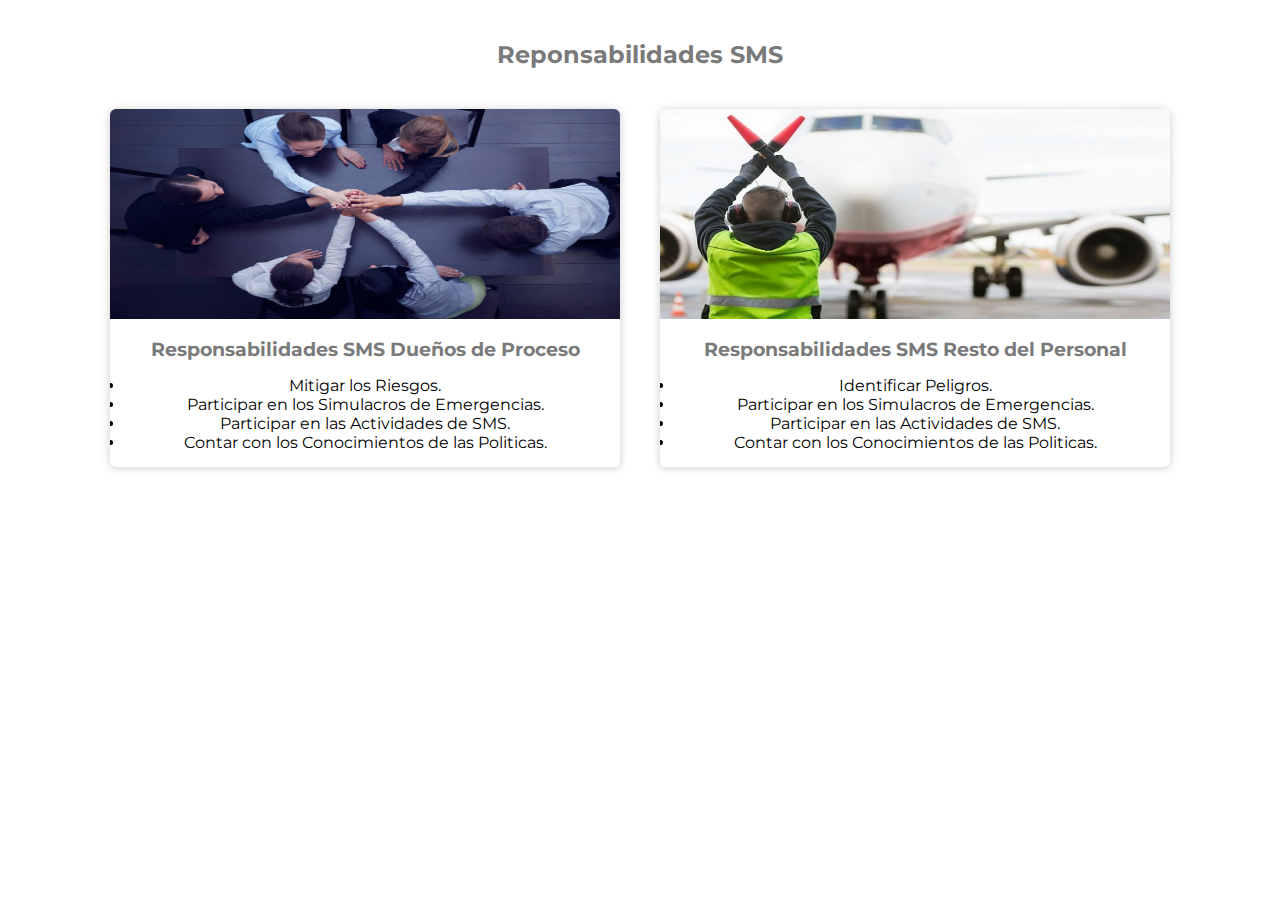
<file: index3.html>
<!doctype html>
<html lang="es">
  <head>
    <meta charset="UTF-8" />
    <meta
      name="viewport"
      content="width=device-width, user-scalable=no, initial-scale=1.0, maximum-scale=1.0, minimum-scale=1.0"
    />
    <title>Responsabilidades</title>
    <link rel="stylesheet" href="estilos.css" />
  </head>
  <body>
    <!--   Tarjetas-->
    <div class="title-cards">
      <h2>Reponsabilidades SMS</h2>
    </div>
    <div class="container-card">
      <div class="card">
        <figure>
            <img
              src="img3/DueñosdeProceso.jpg"
            />
          </figure>
        <div class="contenido-card">
          <h3>Responsabilidades SMS Dueños de Proceso</h3>
          <li>Mitigar los Riesgos.</li>
          <li>Participar en los Simulacros de Emergencias.</li>
          <li>Participar en las Actividades de SMS.</li>
          <li>Contar con los Conocimientos de las Politicas.</li>
        </div>
      </div>
      
      <div class="card">
        <figure>
          <img
            src="img3/handling.jpeg"
          />
        </figure>
        <div class="contenido-card">
          <h3>Responsabilidades SMS Resto del Personal</h3>
          <li>Identificar Peligros.</li>
          <li>Participar en los Simulacros de Emergencias.</li>
          <li>Participar en las Actividades de SMS.</li>
          <li>Contar con los Conocimientos de las Politicas.</li>
        </div>
      </div>
    </div>
    <!--Fin   Tarjetas-->
  </body>
</html>
</file>
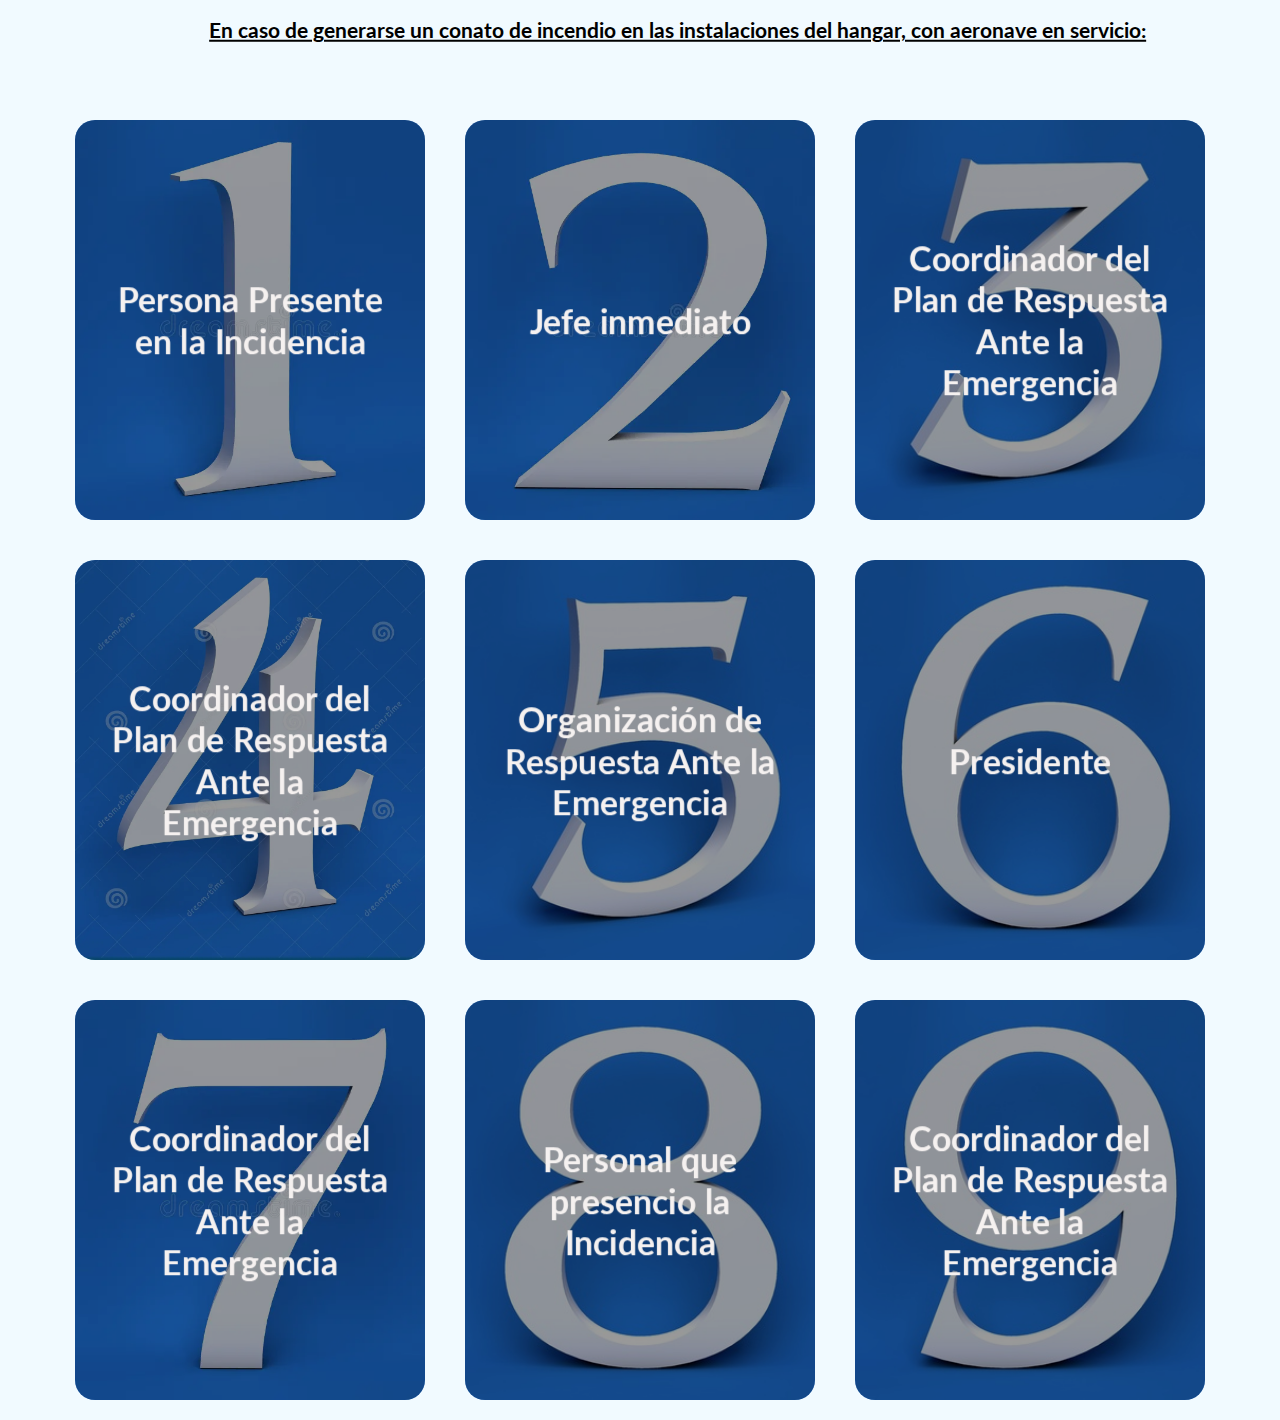
<file: tarjeta1.html>
<!DOCTYPE html>
<html lang="en">
<head>
    <meta charset="UTF-8">
    <meta http-equiv="X-UA-Compatible" content="IE=edge">
    <meta name="viewport" content="width=device-width, initial-scale=1.0">
    <title>Tarjetas de Acción</title>

    <link rel="stylesheet" href="estilos1.css">
</head>
<body>
    <h2 style="text-align: justify;"><U>En caso de generarse un conato de incendio en las instalaciones del hangar, con aeronave en servicio:</U></h2>
    <main>
        <div class="container__card">
            <div class="card__father">
                <div class="card">
                    <div class="card__front" style="background-image: url(images/1.1.webp);">
                        <div class="bg"></div>
                        <div class="body__card_front">
                            <h1>Persona Presente en la Incidencia</h1>
                        </div>
                    </div>
                    <div class="card__back">
                        <div class="body__card_back">
                            <h1><u>Tarjeta de Acción</u></h1>
                            <ol>
                            <li style="text-align: justify;">Presione la alarma de incendio.</li>
                            <li style="text-align: justify;">Notifique a los bomberos aeronáuticos.</li>
                            <li style="text-align: justify;">Notifique a su Jefe inmediato.</li>
                            <li style="text-align: justify;">Maneje el extintor de 150lbs asignado a la aeronave en servicio.</li>
                            <li style="text-align: justify;">Tira del perno de seguridad del mango.</li>
                            <li style="text-align: justify;">Apunta la boca del extintor hacia la base del fuego.</li>
                            <li style="text-align: justify;">Aprieta el mango para descargar el agente (Si sueltas el mango se cerrará la descarga).</li>
                            <li style="text-align: justify;">Barre horizontalmente hasta que el extintor se gaste.</li>
                            <li style="text-align: justify;">Una vez extinguido el fuego, de manera visual verifique si existen heridos y reporta la situación.</li>
                        </ol>
                        </div>
                    </div>
                </div>
            </div>

            <div class="card__father">
                <div class="card">
                    <div class="card__front" style="background-image: url(images/2.webp);">
                        <div class="bg"></div>
                        <div class="body__card_front">
                            <h1>Jefe inmediato</h1>
                        </div>
                    </div>
                    <div class="card__back">
                        <div class="body__card_back">
                            <h1><u>Tarjeta de Acción</u></h1>
                            <ol> 
                            <li><p style="text-align: justify;">Recibe la información.</p></li>
                            <li><p style="text-align: justify;">Se asegurará de notificar al Coordinador del Plan de Respuesta Ante la Emergencia.</p></li>
                        </ol>
                        </div>
                    </div>
                </div>
            </div>

            <div class="card__father">
                <div class="card">
                    <div class="card__front" style="background-image: url(images/3.jpg);">
                        <div class="bg"></div>
                        <div class="body__card_front">
                            <h1>Coordinador del Plan de Respuesta Ante la Emergencia</h1>
                        </div>
                    </div>
                    <div class="card__back">
                        <div class="body__card_back">
                            <h1><u>Tarjeta de Acción</u></h1>
                            <ol>
                            <li><p style="text-align: justify;">Evaluará la situación.</p></li>
                            <li><p style="text-align: justify;">Si el fuego fue controlado y no hubo heridos no activara el Plan de Respuesta Ante la Emergencia.</p></li>
                        </ol>
                        </div>
                    </div>
                </div>
            </div>

            <div class="card__father">
                <div class="card">
                    <div class="card__front" style="background-image: url(images/4.jpg);">
                        <div class="bg"></div>
                        <div class="body__card_front">
                            <h1>Coordinador del Plan de Respuesta Ante la Emergencia</h1>
                        </div>
                    </div>
                    <div class="card__back">
                        <div class="body__card_back">
                            <h1><u>Tarjeta de Acción</u></h1>
                            <ol>
                            <p><li style="text-align: justify;">En caso de heridos leves notificará al Grupo de Asistencia a Víctimas para la coordinación de la atención médica a los trabajadores afectados.</li></p>
                            <p><li style="text-align: justify;">Notificara a la Organización de Respuesta Ante la Emergencia (ORE).</li></p>
                        </ol>
                        </div>
                    </div>
                </div>
            </div>

            <div class="card__father">
                <div class="card">
                    <div class="card__front" style="background-image: url(images/5.jpg);">
                        <div class="bg"></div>
                        <div class="body__card_front">
                            <h1>Organización de Respuesta Ante la Emergencia</h1>
                        </div>
                    </div>
                    <div class="card__back">
                        <div class="body__card_back">
                            <h1><u>Tarjeta de Acción</u></h1>
                            <ol>
                            <p><li style="text-align: justify;">Recibe la información.</li></p>
                            <p><li style="text-align: justify;">Realiza inspección de las instalaciones en acompañamiento de los bomberos aeronáuticos para evaluar la estructura y los daños.</li></p>
                            <p><li style="text-align: justify;">Notifica al presidente sobre los daños y recursos requeridos para continuar con los servicios.</li></p>
                        </ol>
                        </div>
                    </div>
                </div>
            </div>

            <div class="card__father">
                <div class="card">
                    <div class="card__front" style="background-image: url(images/6.jpg);">
                        <div class="bg"></div>
                        <div class="body__card_front">
                            <h1>Presidente</h1>
                        </div>
                    </div>
                    <div class="card__back">
                        <div class="body__card_back">
                            <h1><u>Tarjeta de Acción</u></h1>
                            <ol>
                            <p><li style="text-align: justify;">Recibe la información.</li></p>
                            <p><li style="text-align: justify;">Evaluará la situación.</li></p>
                            <p><li style="text-align: justify;">Autoriza los recursos y el reinicio de las actividades.</li></p>
                        </ol>
                        </div>
                    </div>
                </div>
            </div>

            <div class="card__father">
                <div class="card">
                    <div class="card__front" style="background-image: url(images/7.webp);">
                        <div class="bg"></div>
                        <div class="body__card_front">
                            <h1>Coordinador del Plan de Respuesta Ante la Emergencia</h1>
                        </div>
                    </div>
                    <div class="card__back">
                        <div class="body__card_back">
                            <h1><u>Tarjeta de Acción</u></h1>
                            <ol>
                            <p><li style="text-align: justify;">Solicitará el Reporte Obligatorio de Incidencias a las personas que presenciaron la incidencia.</li></p>
                        </ol>
                        </div>
                    </div>
                </div>
            </div>

            <div class="card__father">
                <div class="card">
                    <div class="card__front" style="background-image: url(images/8.jpg);">
                        <div class="bg"></div>
                        <div class="body__card_front">
                            <h1>Personal que presencio la Incidencia</h1>
                        </div>
                    </div>
                    <div class="card__back">
                        <div class="body__card_back">
                            <h1><u>Tarjeta de Acción</u></h1>
                            <ol>
                            <p><li style="text-align: justify;">Realiza el Reporte Obligatorio de Incidencias a través de las vías establecidas para el reporte de SMS.</li></p>
                        </ol>
                        </div>
                    </div>
                </div>
            </div>
            <div class="card__father">
                <div class="card">
                    <div class="card__front" style="background-image: url(images/9.jpg);">
                        <div class="bg"></div>
                        <div class="body__card_front">
                            <h1>Coordinador del Plan de Respuesta Ante la Emergencia</h1>
                        </div>
                    </div>
                    <div class="card__back">
                        <div class="body__card_back">
                            <h1><u>Tarjeta de Acción</u></h1>
                            <ol>
                            <p><li style="text-align: justify;">Recibe la información y registra en la base de datos de incidencias para la toma de decisión en cuanto a las acciones correctivas de prevención.</li></p>
                        </ol>
                        </div>
                    </div>
                </div>
            </div>

        </div>

    </main>
    
</body>
</html>
</file>
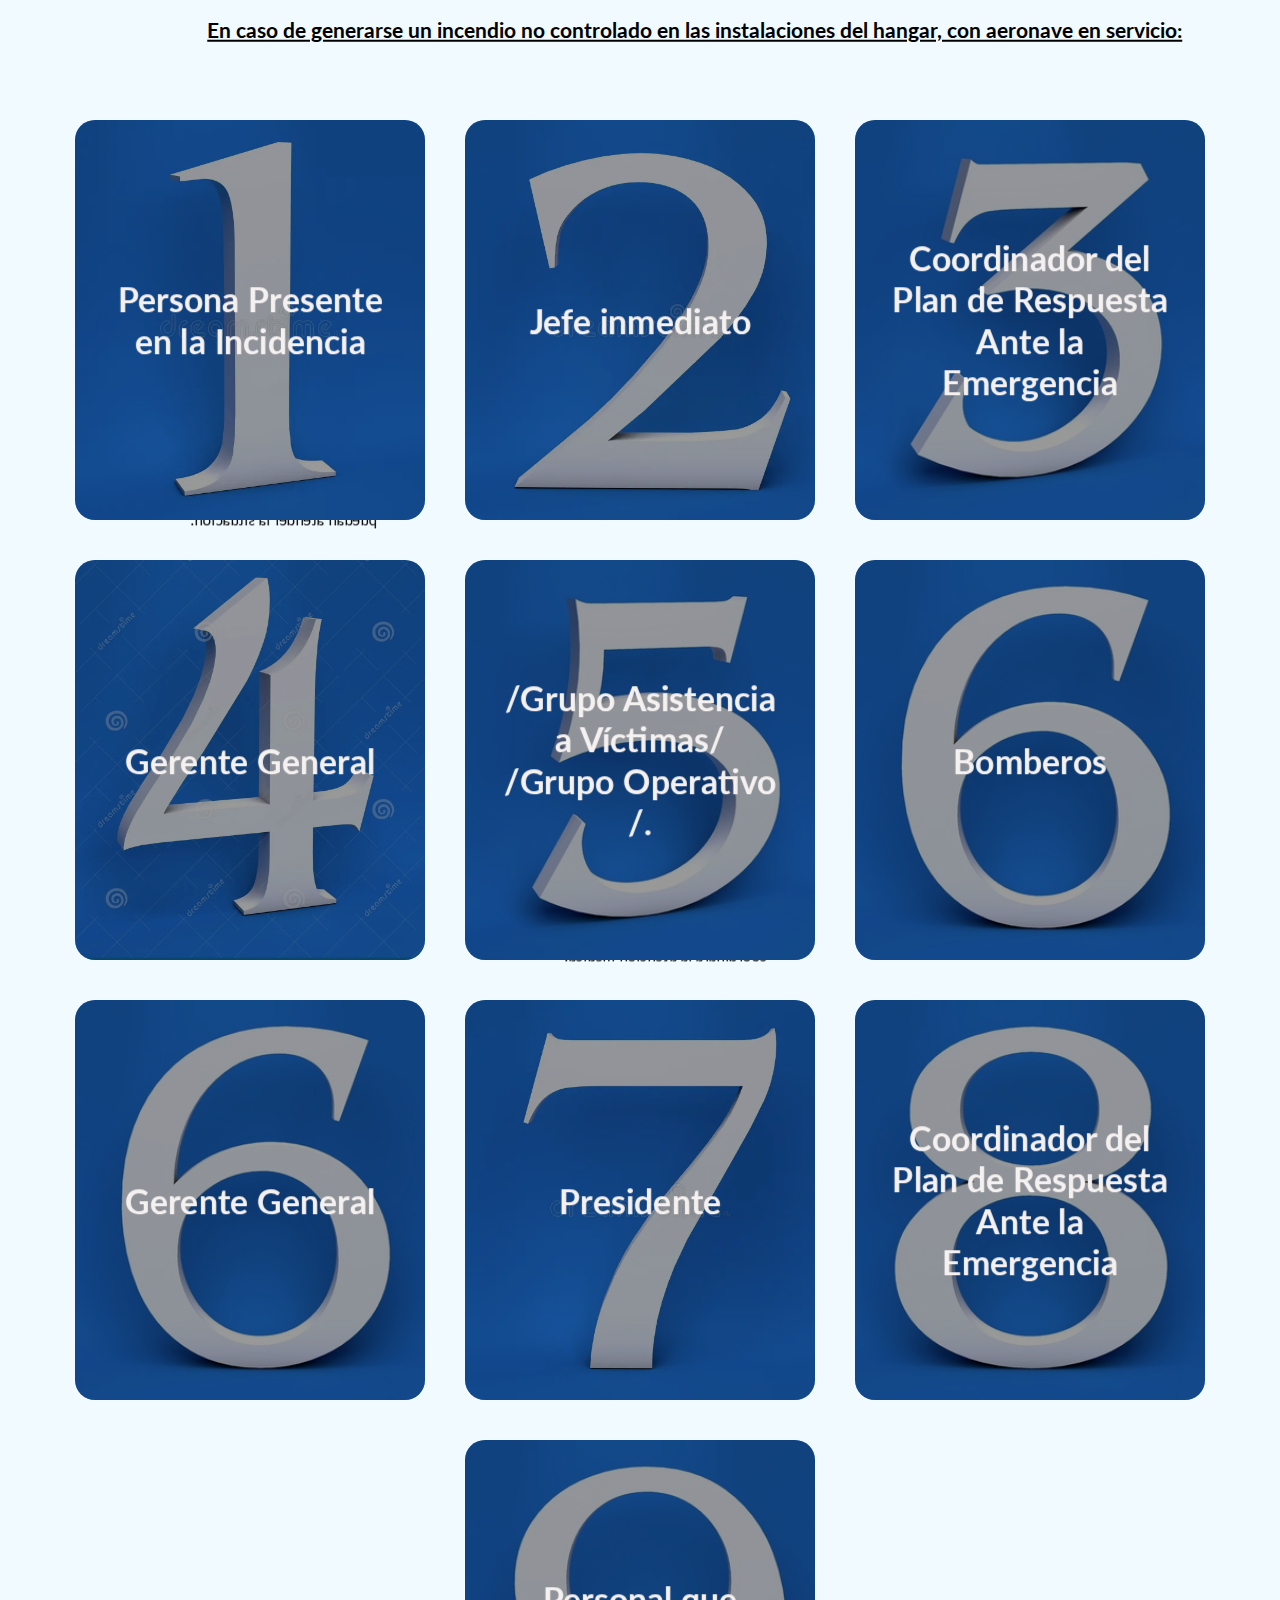
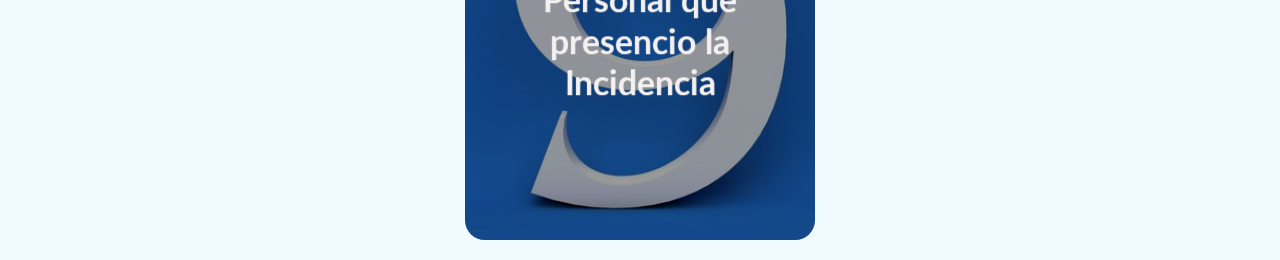
<file: tarjeta2.html>
<!DOCTYPE html>
<html lang="en">
<head>
    <meta charset="UTF-8">
    <meta http-equiv="X-UA-Compatible" content="IE=edge">
    <meta name="viewport" content="width=device-width, initial-scale=1.0">
    <title>Tarjetas de Acción</title>

    <link rel="stylesheet" href="estilos2.css">
</head>
<body>
    <h2 style="text-align: justify;"><U>En caso de generarse un incendio no controlado en las instalaciones del hangar, con aeronave en servicio:</U></h2>
    <main>
        <div class="container__card">
            <div class="card__father">
                <div class="card">
                    <div class="card__front" style="background-image: url(images/1.1.webp);">
                        <div class="bg"></div>
                        <div class="body__card_front">
                            <h1>Persona Presente en la Incidencia</h1>
                        </div>
                    </div>
                    <div class="card__back">
                        <div class="body__card_back">
                            <h1><u>Tarjeta de Acción</u></h1>
                            <ol>
                            <li style="text-align: justify;">Presione la alarma de incendio.</li>
                            <li style="text-align: justify;">Notifique a los bomberos aeronáuticos.</li>
                            <li style="text-align: justify;">Notifique a su Jefe inmediato.</li>
                            <li style="text-align: justify;">Maneje el extintor de 150lbs asignado a la aeronave en servicio.</li>
                            <li style="text-align: justify;">Tira del perno de seguridad del mango.</li>
                            <li style="text-align: justify;">Apunta la boca del extintor hacia la base del fuego.</li>
                            <li style="text-align: justify;">Aprieta el mango para descargar el agente (Si sueltas el mango se cerrará la descarga).</li>
                            <li style="text-align: justify;">Barre horizontalmente hasta que el extintor se gaste.</li>
                            <li style="text-align: justify;">Si el fuego no puede ser controlado retírese del lugar, ubique una zona segura, hasta que los bomberos puedan atender la situación.</li>
                        </ol>
                        </div>
                    </div>
                </div>
            </div>

            <div class="card__father">
                <div class="card">
                    <div class="card__front" style="background-image: url(images/2.webp);">
                        <div class="bg"></div>
                        <div class="body__card_front">
                            <h1>Jefe inmediato</h1>
                        </div>
                    </div>
                    <div class="card__back">
                        <div class="body__card_back">
                            <h1><u>Tarjeta de Acción</u></h1>
                            <ol> 
                            <li><p style="text-align: justify;">Recibe la información.</p></li>
                            <li><p style="text-align: justify;">Se asegurará de notificar al Coordinador del Plan de Respuesta Ante la Emergencia.</p></li>
                        </ol>
                        </div>
                    </div>
                </div>
            </div>

            <div class="card__father">
                <div class="card">
                    <div class="card__front" style="background-image: url(images/3.jpg);">
                        <div class="bg"></div>
                        <div class="body__card_front">
                            <h1>Coordinador del Plan de Respuesta Ante la Emergencia</h1>
                        </div>
                    </div>
                    <div class="card__back">
                        <div class="body__card_back">
                            <h1><u>Tarjeta de Acción</u></h1>
                            <ol>
                            <li><p style="text-align: justify;">Si el fuego no fue controlado activara el Plan de Respuesta Ante la Emergencia.</p></li>
                            <li><p style="text-align: justify;">Notificará al Gerente General.</p></li>
                        </ol>
                        </div>
                    </div>
                </div>
            </div>

            <div class="card__father">
                <div class="card">
                    <div class="card__front" style="background-image: url(images/4.jpg);">
                        <div class="bg"></div>
                        <div class="body__card_front">
                            <h1>Gerente General</h1>
                        </div>
                    </div>
                    <div class="card__back">
                        <div class="body__card_back">
                            <h1><u>Tarjeta de Acción</u></h1>
                            <ol>
                            <p><li style="text-align: justify;">Recibe la información</li></p>
                            <p><li style="text-align: justify;">Notifica al Grupo de Asistencia a Víctimas y al Grupo Operativo para iniciar el proceso de desalojo de las instalaciones.</li></p>
                        </ol>
                        </div>
                    </div>
                </div>
            </div>

            <div class="card__father">
                <div class="card">
                    <div class="card__front" style="background-image: url(images/5.jpg);">
                        <div class="bg"></div>
                        <div class="body__card_front">
                            <h1>/Grupo Asistencia a Víctimas/ /Grupo Operativo /.</h1>
                        </div>
                    </div>
                    <div class="card__back">
                        <div class="body__card_back">
                            <h1><u>Tarjeta de Acción</u></h1>
                            <ol>
                            <p><li style="text-align: justify;">El líder del Grupo de asistencia a víctimas va a dirigir el desalojo del personal a través de la ruta más segura.</li></p>
                            <p><li style="text-align: justify;">Los brigadistas guiarán a las personas con el apoyo del Grupo Operativo a través de la ruta trazada, asegurándose de que ningún trabajador se separe del grupo.</li></p>
                            <p><li style="text-align: justify;">El líder del Grupo de asistencia a víctimas se ubicará en la zona final, donde recibirá a los trabajadores y coordinará la atención médica.</li></p>
                        </ol>
                        </div>
                    </div>
                </div>
            </div>

            <div class="card__father">
                <div class="card">
                    <div class="card__front" style="background-image: url(images/6.jpg);">
                        <div class="bg"></div>
                        <div class="body__card_front">
                            <h1>Bomberos</h1>
                        </div>
                    </div>
                    <div class="card__back">
                        <div class="body__card_back">
                            <h1><u>Tarjeta de Acción</u></h1>
                            <ol>
                            <p><li style="text-align: justify;">Aplican el procedimiento de extinción de incendio.</li></p>
                            <p><li style="text-align: justify;">Luego de tener el control del lugar, proceden a ubicar al gerente general para realizar las inspecciones del área afectada.</li></p>
                        </ol>
                        </div>
                    </div>
                </div>
            </div>

            <div class="card__father">
                <div class="card">
                    <div class="card__front" style="background-image: url(images/6.jpg);">
                        <div class="bg"></div>
                        <div class="body__card_front">
                            <h1>Gerente General</h1>
                        </div>
                    </div>
                    <div class="card__back">
                        <div class="body__card_back">
                            <h1><u>Tarjeta de Acción</u></h1>
                            <ol>
                            <p><li style="text-align: justify;">Comunicará al presidente sobre el desarrollo de la emergencia, los daños y las causas que origino el incidente.</li></p>
                        </ol>
                        </div>
                    </div>
                </div>
            </div>

            <div class="card__father">
                <div class="card">
                    <div class="card__front" style="background-image: url(images/7.webp);">
                        <div class="bg"></div>
                        <div class="body__card_front">
                            <h1>Presidente</h1>
                        </div>
                    </div>
                    <div class="card__back">
                        <div class="body__card_back">
                            <h1><u>Tarjeta de Acción</u></h1>
                            <ol>
                            <p><li style="text-align: justify;">Recibe la información.</li></p>
                            <p><li style="text-align: justify;">Evaluará la situación.</li></p>
                            <p><li style="text-align: justify;">Convocará una reunión con el grupo de la organización de respuesta ante la emergencia.</li></p>
                            <p><li style="text-align: justify;">Autoriza los recursos necesarios y el inicio de las actividades.</li></p>
                        </ol>
                        </div>
                    </div>
                </div>
            </div>

            <div class="card__father">
                <div class="card">
                    <div class="card__front" style="background-image: url(images/8.jpg);">
                        <div class="bg"></div>
                        <div class="body__card_front">
                            <h1>Coordinador del Plan de Respuesta Ante la Emergencia</h1>
                        </div>
                    </div>
                    <div class="card__back">
                        <div class="body__card_back">
                            <h1><u>Tarjeta de Acción</u></h1>
                            <ol>
                            <p><li style="text-align: justify;">Solicitará el Reporte Obligatorio de Incidencias a las personas que presenciaron la incidencia.</li></p>
                        </ol>
                        </div>
                    </div>
                </div>
            </div>
            <div class="card__father">
                <div class="card">
                    <div class="card__front" style="background-image: url(images/9.jpg);">
                        <div class="bg"></div>
                        <div class="body__card_front">
                            <h1>Personal que presencio la Incidencia</h1>
                        </div>
                    </div>
                    <div class="card__back">
                        <div class="body__card_back">
                            <h1><u>Tarjeta de Acción</u></h1>
                            <ol>
                            <p><li style="text-align: justify;">Realiza el Reporte Obligatorio de Incidencias a través de las vías establecidas para el reporte de SMS.</li></p>
                        </ol>
                        </div>
                    </div>
                </div>
            </div>

        </div>

    </main>
    
</body>
</html>
</file>
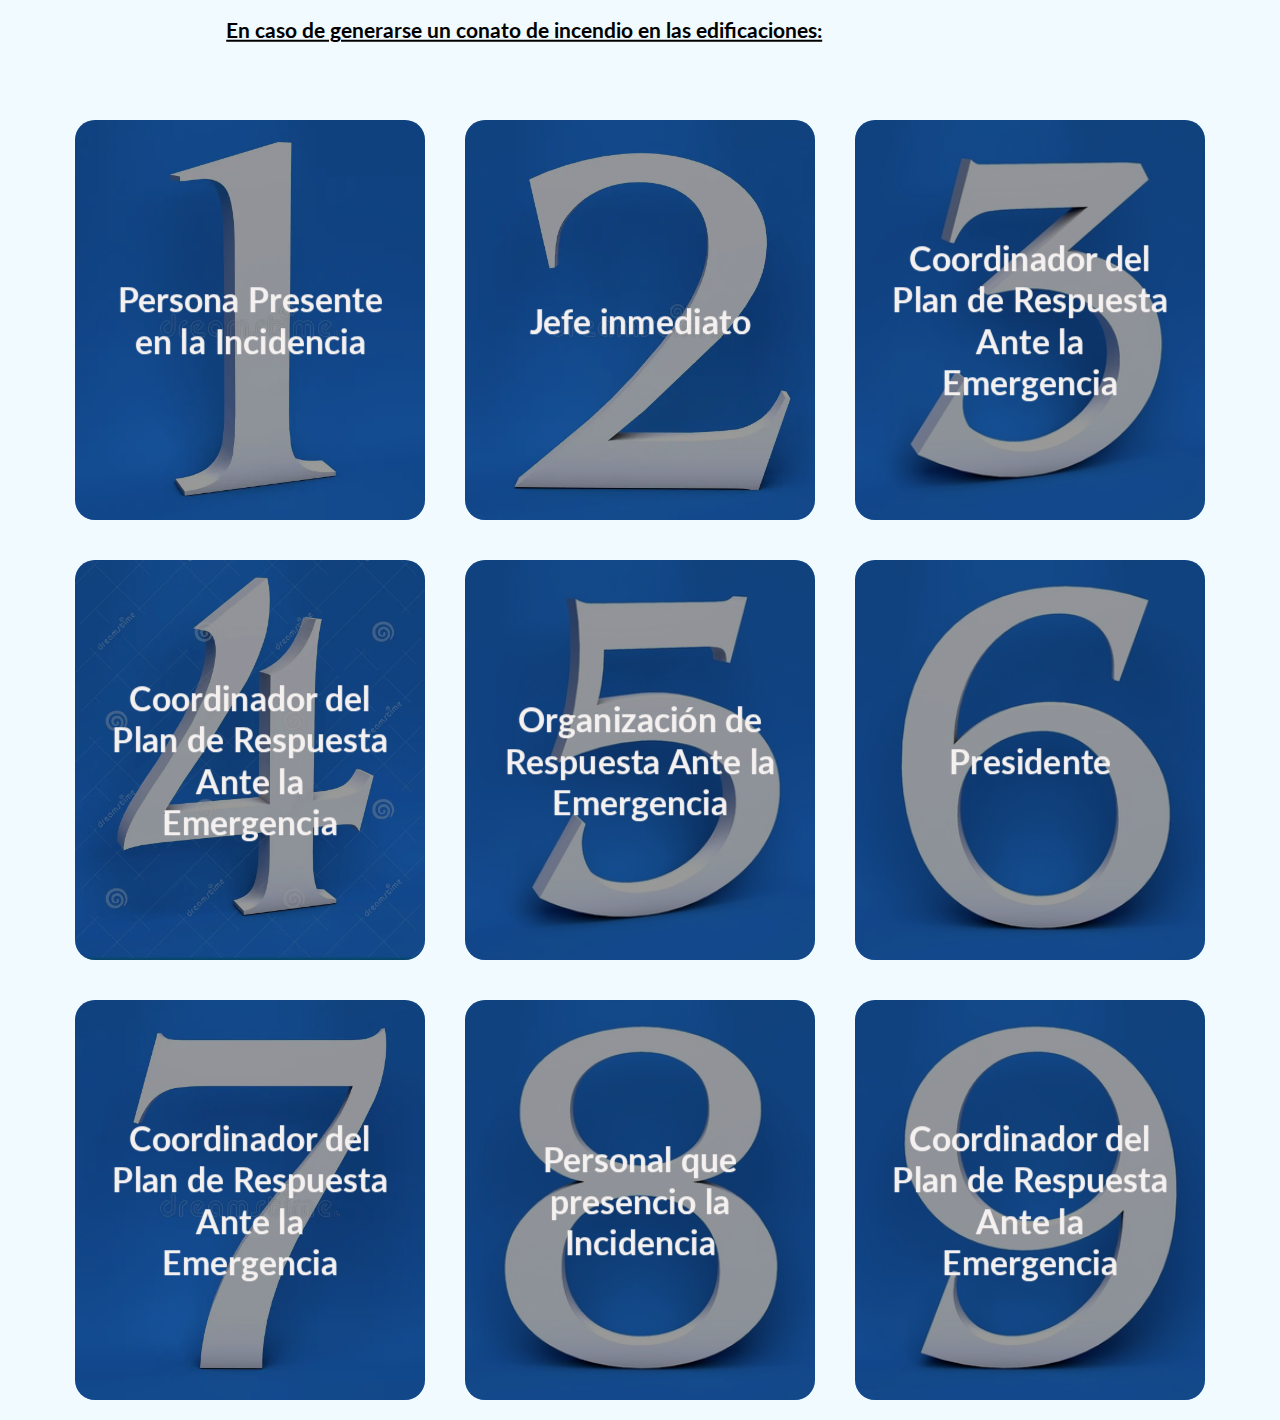
<file: tarjeta3.html>
<!DOCTYPE html>
<html lang="en">
<head>
    <meta charset="UTF-8">
    <meta http-equiv="X-UA-Compatible" content="IE=edge">
    <meta name="viewport" content="width=device-width, initial-scale=1.0">
    <title>Tarjetas de Acción</title>

    <link rel="stylesheet" href="estilos3.css">
</head>
<body>
    <h2 style="text-align: justify;"><U>En caso de generarse un conato de incendio en las edificaciones:</U></h2>
    <main>
        <div class="container__card">
            <div class="card__father">
                <div class="card">
                    <div class="card__front" style="background-image: url(images/1.1.webp);">
                        <div class="bg"></div>
                        <div class="body__card_front">
                            <h1>Persona Presente en la Incidencia</h1>
                        </div>
                    </div>
                    <div class="card__back">
                        <div class="body__card_back">
                            <h1><u>Tarjeta de Acción</u></h1>
                            <ol>
                            <li style="text-align: justify;">Presione la alarma de incendio.</li>
                            <li style="text-align: justify;">Notifique a los bomberos aeronáuticos.</li>
                            <li style="text-align: justify;">Notifique a su Jefe inmediato.</li>
                            <li style="text-align: justify;">Tome el extintor de pared más cercano.</li>
                            <li style="text-align: justify;">Retire el pasador de seguridad.</li>
                            <li style="text-align: justify;">Apunta la boca del extintor hacia la base del fuego.</li>
                            <li style="text-align: justify;">Aprieta la palanca y haga un barrido horizontalmente hasta que el fuego se extinga.</li>
                        </ol>
                        </div>
                    </div>
                </div>
            </div>

            <div class="card__father">
                <div class="card">
                    <div class="card__front" style="background-image: url(images/2.webp);">
                        <div class="bg"></div>
                        <div class="body__card_front">
                            <h1>Jefe inmediato</h1>
                        </div>
                    </div>
                    <div class="card__back">
                        <div class="body__card_back">
                            <h1><u>Tarjeta de Acción</u></h1>
                            <ol> 
                            <li><p style="text-align: justify;">Recibe la información.</p></li>
                            <li><p style="text-align: justify;">Se asegurará de notificar al Coordinador del Plan de Respuesta Ante la Emergencia.</p></li>
                        </ol>
                        </div>
                    </div>
                </div>
            </div>

            <div class="card__father">
                <div class="card">
                    <div class="card__front" style="background-image: url(images/3.jpg);">
                        <div class="bg"></div>
                        <div class="body__card_front">
                            <h1>Coordinador del Plan de Respuesta Ante la Emergencia</h1>
                        </div>
                    </div>
                    <div class="card__back">
                        <div class="body__card_back">
                            <h1><u>Tarjeta de Acción</u></h1>
                            <ol>
                            <li><p style="text-align: justify;">Evaluará la situación.</p></li>
                            <li><p style="text-align: justify;">Si el fuego fue controlado y no hubo heridos no activara el Plan de Respuesta Ante la Emergencia.</p></li>
                        </ol>
                        </div>
                    </div>
                </div>
            </div>

            <div class="card__father">
                <div class="card">
                    <div class="card__front" style="background-image: url(images/4.jpg);">
                        <div class="bg"></div>
                        <div class="body__card_front">
                            <h1>Coordinador del Plan de Respuesta Ante la Emergencia</h1>
                        </div>
                    </div>
                    <div class="card__back">
                        <div class="body__card_back">
                            <h1><u>Tarjeta de Acción</u></h1>
                            <ol>
                            <p><li style="text-align: justify;">En caso de heridos leves notificará al Grupo de Asistencia a Víctimas para la coordinación de la atención médica a los trabajadores afectados.</li></p>
                            <p><li style="text-align: justify;">Notificara a la Organización de Respuesta Ante la Emergencia (ORE).</li></p>
                        </ol>
                        </div>
                    </div>
                </div>
            </div>

            <div class="card__father">
                <div class="card">
                    <div class="card__front" style="background-image: url(images/5.jpg);">
                        <div class="bg"></div>
                        <div class="body__card_front">
                            <h1>Organización de Respuesta Ante la Emergencia</h1>
                        </div>
                    </div>
                    <div class="card__back">
                        <div class="body__card_back">
                            <h1><u>Tarjeta de Acción</u></h1>
                            <ol>
                            <p><li style="text-align: justify;">Recibe la información.</li></p>
                            <p><li style="text-align: justify;">Realiza inspección a las edificaciones en acompañamiento de los bomberos aeronáuticos para evaluar la estructura y daños.</li></p>
                            <p><li style="text-align: justify;">Notifica al presidente sobre los daños y recursos requeridos para reiniciar las actividades en el lugar.</li></p>
                        </ol>
                        </div>
                    </div>
                </div>
            </div>

            <div class="card__father">
                <div class="card">
                    <div class="card__front" style="background-image: url(images/6.jpg);">
                        <div class="bg"></div>
                        <div class="body__card_front">
                            <h1>Presidente</h1>
                        </div>
                    </div>
                    <div class="card__back">
                        <div class="body__card_back">
                            <h1><u>Tarjeta de Acción</u></h1>
                            <ol>
                            <p><li style="text-align: justify;">Recibe la información.</li></p>
                            <p><li style="text-align: justify;">Evaluará la situación.</li></p>
                            <p><li style="text-align: justify;">Autoriza los recursos y el reinicio de las actividades.</li></p>
                        </ol>
                        </div>
                    </div>
                </div>
            </div>

            <div class="card__father">
                <div class="card">
                    <div class="card__front" style="background-image: url(images/7.webp);">
                        <div class="bg"></div>
                        <div class="body__card_front">
                            <h1>Coordinador del Plan de Respuesta Ante la Emergencia</h1>
                        </div>
                    </div>
                    <div class="card__back">
                        <div class="body__card_back">
                            <h1><u>Tarjeta de Acción</u></h1>
                            <ol>
                            <p><li style="text-align: justify;">Solicitará el Reporte Obligatorio de Incidencias a las personas que presenciaron la incidencia.</li></p>
                        </ol>
                        </div>
                    </div>
                </div>
            </div>

            <div class="card__father">
                <div class="card">
                    <div class="card__front" style="background-image: url(images/8.jpg);">
                        <div class="bg"></div>
                        <div class="body__card_front">
                            <h1>Personal que presencio la Incidencia</h1>
                        </div>
                    </div>
                    <div class="card__back">
                        <div class="body__card_back">
                            <h1><u>Tarjeta de Acción</u></h1>
                            <ol>
                            <p><li style="text-align: justify;">Realiza el Reporte Obligatorio de Incidencias a través de las vías establecidas para el reporte de SMS.</li></p>
                        </ol>
                        </div>
                    </div>
                </div>
            </div>
            <div class="card__father">
                <div class="card">
                    <div class="card__front" style="background-image: url(images/9.jpg);">
                        <div class="bg"></div>
                        <div class="body__card_front">
                            <h1>Coordinador del Plan de Respuesta Ante la Emergencia</h1>
                        </div>
                    </div>
                    <div class="card__back">
                        <div class="body__card_back">
                            <h1><u>Tarjeta de Acción</u></h1>
                            <ol>
                            <p><li style="text-align: justify;">Recibe la información y registra en la base de datos de incidencias para la toma de decisión en cuanto a las acciones correctivas de prevención.</li></p>
                        </ol>
                        </div>
                    </div>
                </div>
            </div>

        </div>

    </main>
    
</body>
</html>
</file>
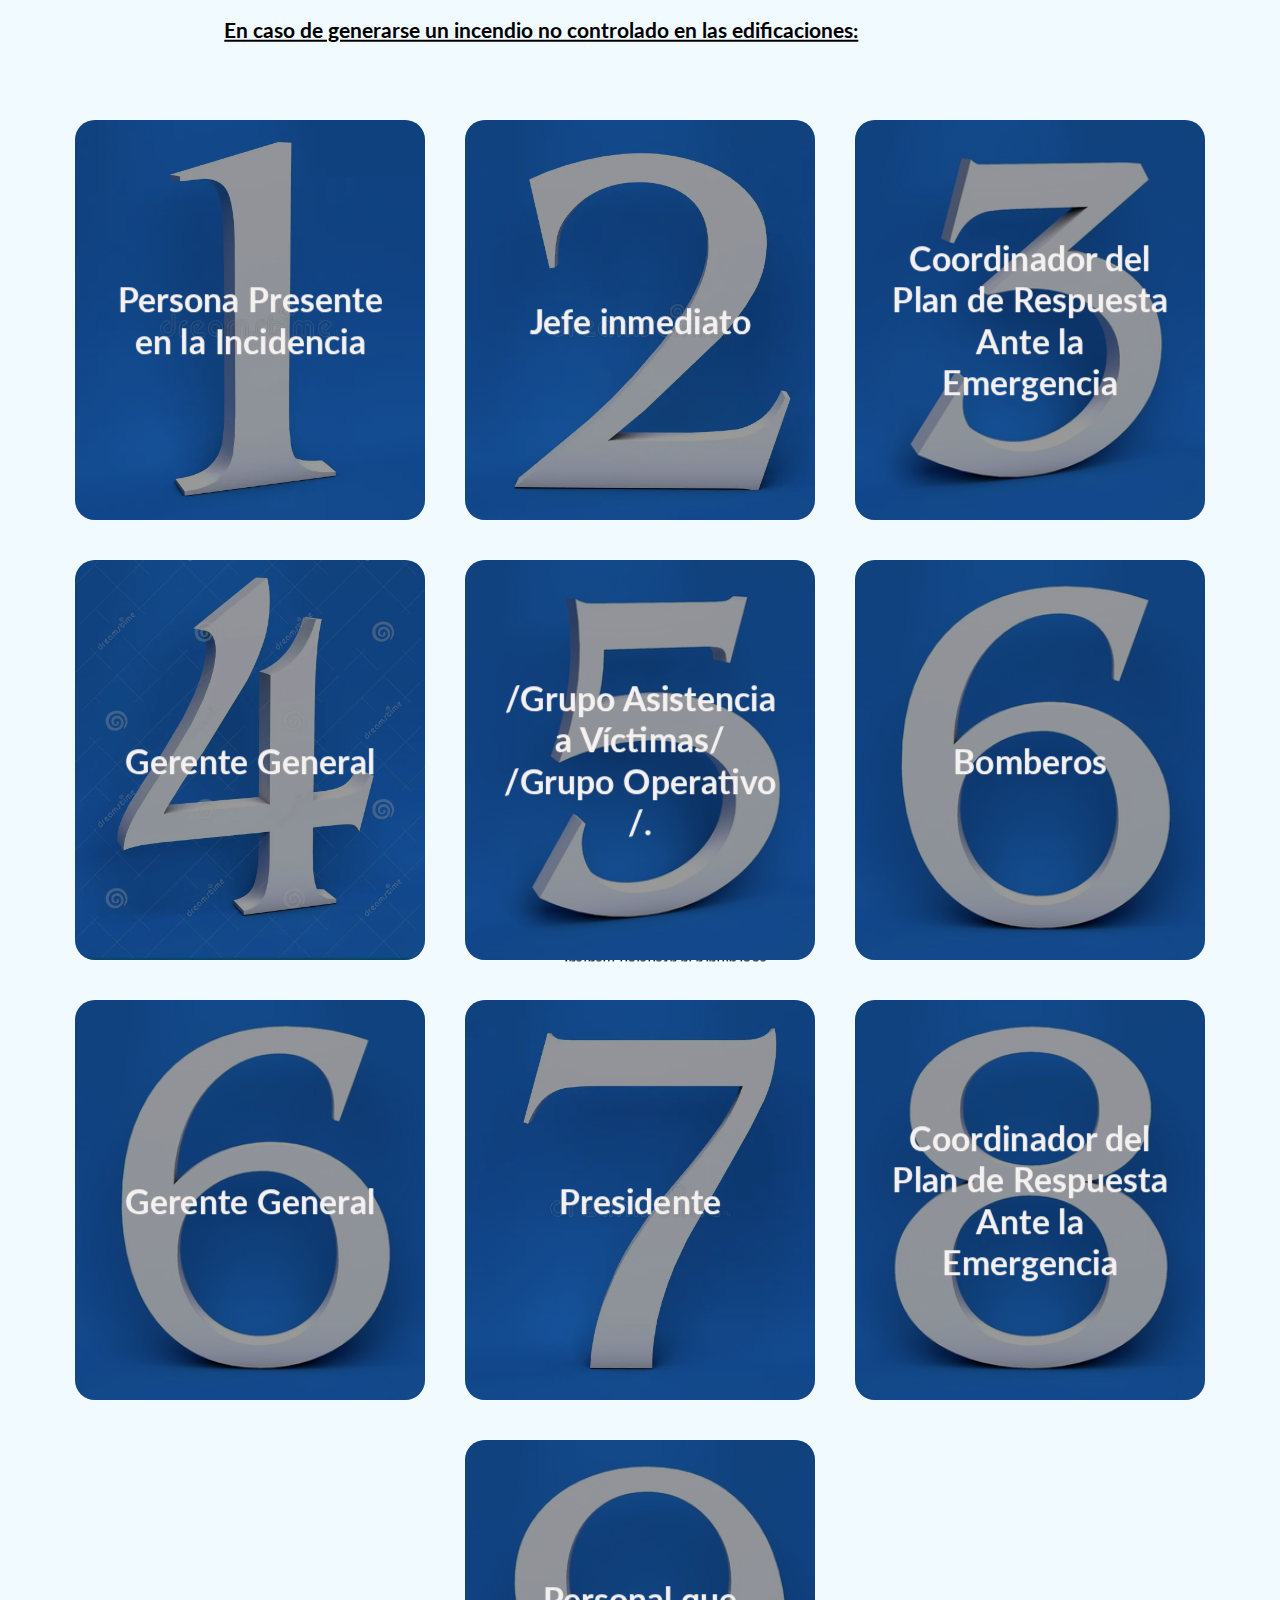
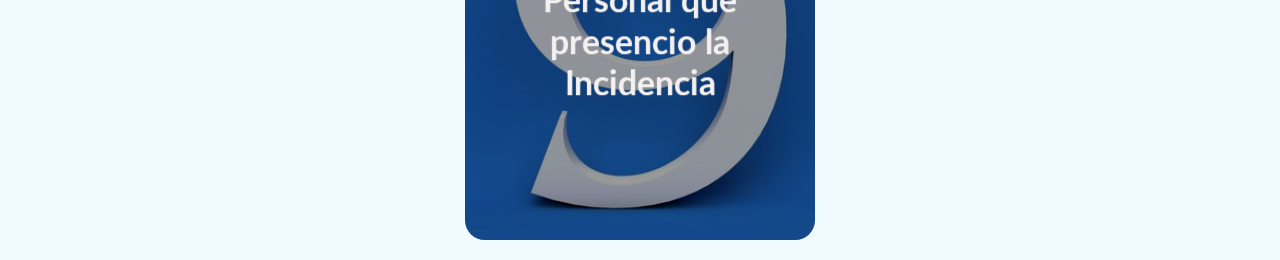
<file: tarjeta4.html>
<!DOCTYPE html>
<html lang="en">
<head>
    <meta charset="UTF-8">
    <meta http-equiv="X-UA-Compatible" content="IE=edge">
    <meta name="viewport" content="width=device-width, initial-scale=1.0">
    <title>Tarjetas de Acción</title>

    <link rel="stylesheet" href="estilos4.css">
</head>
<body>
    <h2 style="text-align: justify;"><U>En caso de generarse un incendio no controlado en las edificaciones:</U></h2>
    <main>
        <div class="container__card">
            <div class="card__father">
                <div class="card">
                    <div class="card__front" style="background-image: url(images/1.1.webp);">
                        <div class="bg"></div>
                        <div class="body__card_front">
                            <h1>Persona Presente en la Incidencia</h1>
                        </div>
                    </div>
                    <div class="card__back">
                        <div class="body__card_back">
                            <h1><u>Tarjeta de Acción</u></h1>
                            <ol>
                            <li style="text-align: justify;">Presione la alarma de incendio.</li>
                            <li style="text-align: justify;">Notifique a los bomberos aeronáuticos.</li>
                            <li style="text-align: justify;">Notifique a su Jefe inmediato.</li>
                            <li style="text-align: justify;">Tome el extintor más cercano y retire el pasador de seguridad.</li>
                            <li style="text-align: justify;">Apunta la boca del extintor hacia la base del fuego.</li>
                            <li style="text-align: justify;">Aprieta la palanca y haga un barrido horizontalmente hasta que se agote.</li>
                            <li style="text-align: justify;">Si el fuego no puede ser controlado retírese del lugar, ubique una zona segura, hasta que los bomberos puedan atender la situación.</li>
                        </ol>
                        </div>
                    </div>
                </div>
            </div>

            <div class="card__father">
                <div class="card">
                    <div class="card__front" style="background-image: url(images/2.webp);">
                        <div class="bg"></div>
                        <div class="body__card_front">
                            <h1>Jefe inmediato</h1>
                        </div>
                    </div>
                    <div class="card__back">
                        <div class="body__card_back">
                            <h1><u>Tarjeta de Acción</u></h1>
                            <ol> 
                            <li><p style="text-align: justify;">Recibe la información.</p></li>
                            <li><p style="text-align: justify;">Se asegurará de notificar al Coordinador del Plan de Respuesta Ante la Emergencia.</p></li>
                        </ol>
                        </div>
                    </div>
                </div>
            </div>

            <div class="card__father">
                <div class="card">
                    <div class="card__front" style="background-image: url(images/3.jpg);">
                        <div class="bg"></div>
                        <div class="body__card_front">
                            <h1>Coordinador del Plan de Respuesta Ante la Emergencia</h1>
                        </div>
                    </div>
                    <div class="card__back">
                        <div class="body__card_back">
                            <h1><u>Tarjeta de Acción</u></h1>
                            <ol>
                            <li><p style="text-align: justify;">Si el fuego no fue controlado activara el Plan de Respuesta Ante la Emergencia.</p></li>
                            <li><p style="text-align: justify;">Notificará al Gerente General.</p></li>
                        </ol>
                        </div>
                    </div>
                </div>
            </div>

            <div class="card__father">
                <div class="card">
                    <div class="card__front" style="background-image: url(images/4.jpg);">
                        <div class="bg"></div>
                        <div class="body__card_front">
                            <h1>Gerente General</h1>
                        </div>
                    </div>
                    <div class="card__back">
                        <div class="body__card_back">
                            <h1><u>Tarjeta de Acción</u></h1>
                            <ol>
                            <p><li style="text-align: justify;">Recibe la información</li></p>
                            <p><li style="text-align: justify;">Notifica al Grupo de Asistencia a Víctimas y al Grupo Operativo para iniciar el proceso de desalojo de las instalaciones.</li></p>
                        </ol>
                        </div>
                    </div>
                </div>
            </div>

            <div class="card__father">
                <div class="card">
                    <div class="card__front" style="background-image: url(images/5.jpg);">
                        <div class="bg"></div>
                        <div class="body__card_front">
                            <h1>/Grupo Asistencia a Víctimas/ /Grupo Operativo /.</h1>
                        </div>
                    </div>
                    <div class="card__back">
                        <div class="body__card_back">
                            <h1><u>Tarjeta de Acción</u></h1>
                            <ol>
                            <p><li style="text-align: justify;">El líder del Grupo de asistencia a víctimas va a dirigir el desalojo del personal a través de la ruta más segura.</li></p>
                            <p><li style="text-align: justify;">Los brigadistas guiarán a las personas con el apoyo del Grupo Operativo a través de la ruta trazada, asegurándose de que ningún trabajador se separe del grupo.</li></p>
                            <p><li style="text-align: justify;">El líder del Grupo de asistencia a víctimas se ubicará en la zona final, donde recibirá a los trabajadores y coordinará la atención médica.</li></p>
                        </ol>
                        </div>
                    </div>
                </div>
            </div>

            <div class="card__father">
                <div class="card">
                    <div class="card__front" style="background-image: url(images/6.jpg);">
                        <div class="bg"></div>
                        <div class="body__card_front">
                            <h1>Bomberos</h1>
                        </div>
                    </div>
                    <div class="card__back">
                        <div class="body__card_back">
                            <h1><u>Tarjeta de Acción</u></h1>
                            <ol>
                            <p><li style="text-align: justify;">Aplican el procedimiento de extinción de incendio.</li></p>
                            <p><li style="text-align: justify;">Luego de tener el control del lugar, proceden a ubicar al gerente general para realizar las inspecciones del área afectada.</li></p>
                        </ol>
                        </div>
                    </div>
                </div>
            </div>

            <div class="card__father">
                <div class="card">
                    <div class="card__front" style="background-image: url(images/6.jpg);">
                        <div class="bg"></div>
                        <div class="body__card_front">
                            <h1>Gerente General</h1>
                        </div>
                    </div>
                    <div class="card__back">
                        <div class="body__card_back">
                            <h1><u>Tarjeta de Acción</u></h1>
                            <ol>
                            <p><li style="text-align: justify;">Comunicará al presidente sobre el desarrollo de la emergencia, los daños y las causas que originó el incidente.</li></p>
                        </ol>
                        </div>
                    </div>
                </div>
            </div>

            <div class="card__father">
                <div class="card">
                    <div class="card__front" style="background-image: url(images/7.webp);">
                        <div class="bg"></div>
                        <div class="body__card_front">
                            <h1>Presidente</h1>
                        </div>
                    </div>
                    <div class="card__back">
                        <div class="body__card_back">
                            <h1><u>Tarjeta de Acción</u></h1>
                            <ol>
                            <p><li style="text-align: justify;">Recibe la información.</li></p>
                            <p><li style="text-align: justify;">Evaluará la situación.</li></p>
                            <p><li style="text-align: justify;">Convocará una reunión con el grupo de la organización de respuesta ante la emergencia.</li></p>
                            <p><li style="text-align: justify;">Autoriza los recursos necesarios y el reinicio de las actividades en el lugar.</li></p>
                        </ol>
                        </div>
                    </div>
                </div>
            </div>

            <div class="card__father">
                <div class="card">
                    <div class="card__front" style="background-image: url(images/8.jpg);">
                        <div class="bg"></div>
                        <div class="body__card_front">
                            <h1>Coordinador del Plan de Respuesta Ante la Emergencia</h1>
                        </div>
                    </div>
                    <div class="card__back">
                        <div class="body__card_back">
                            <h1><u>Tarjeta de Acción</u></h1>
                            <ol>
                            <p><li style="text-align: justify;">Solicitará el Reporte Obligatorio de Incidencias a las personas que presenciaron la incidencia.</li></p>
                        </ol>
                        </div>
                    </div>
                </div>
            </div>
            <div class="card__father">
                <div class="card">
                    <div class="card__front" style="background-image: url(images/9.jpg);">
                        <div class="bg"></div>
                        <div class="body__card_front">
                            <h1>Personal que presencio la Incidencia</h1>
                        </div>
                    </div>
                    <div class="card__back">
                        <div class="body__card_back">
                            <h1><u>Tarjeta de Acción</u></h1>
                            <ol>
                            <p><li style="text-align: justify;">Realiza el Reporte Obligatorio de Incidencias a través de las vías establecidas para el reporte de SMS.</li></p>
                        </ol>
                        </div>
                    </div>
                </div>
            </div>

        </div>

    </main>
    
</body>
</html>
</file>
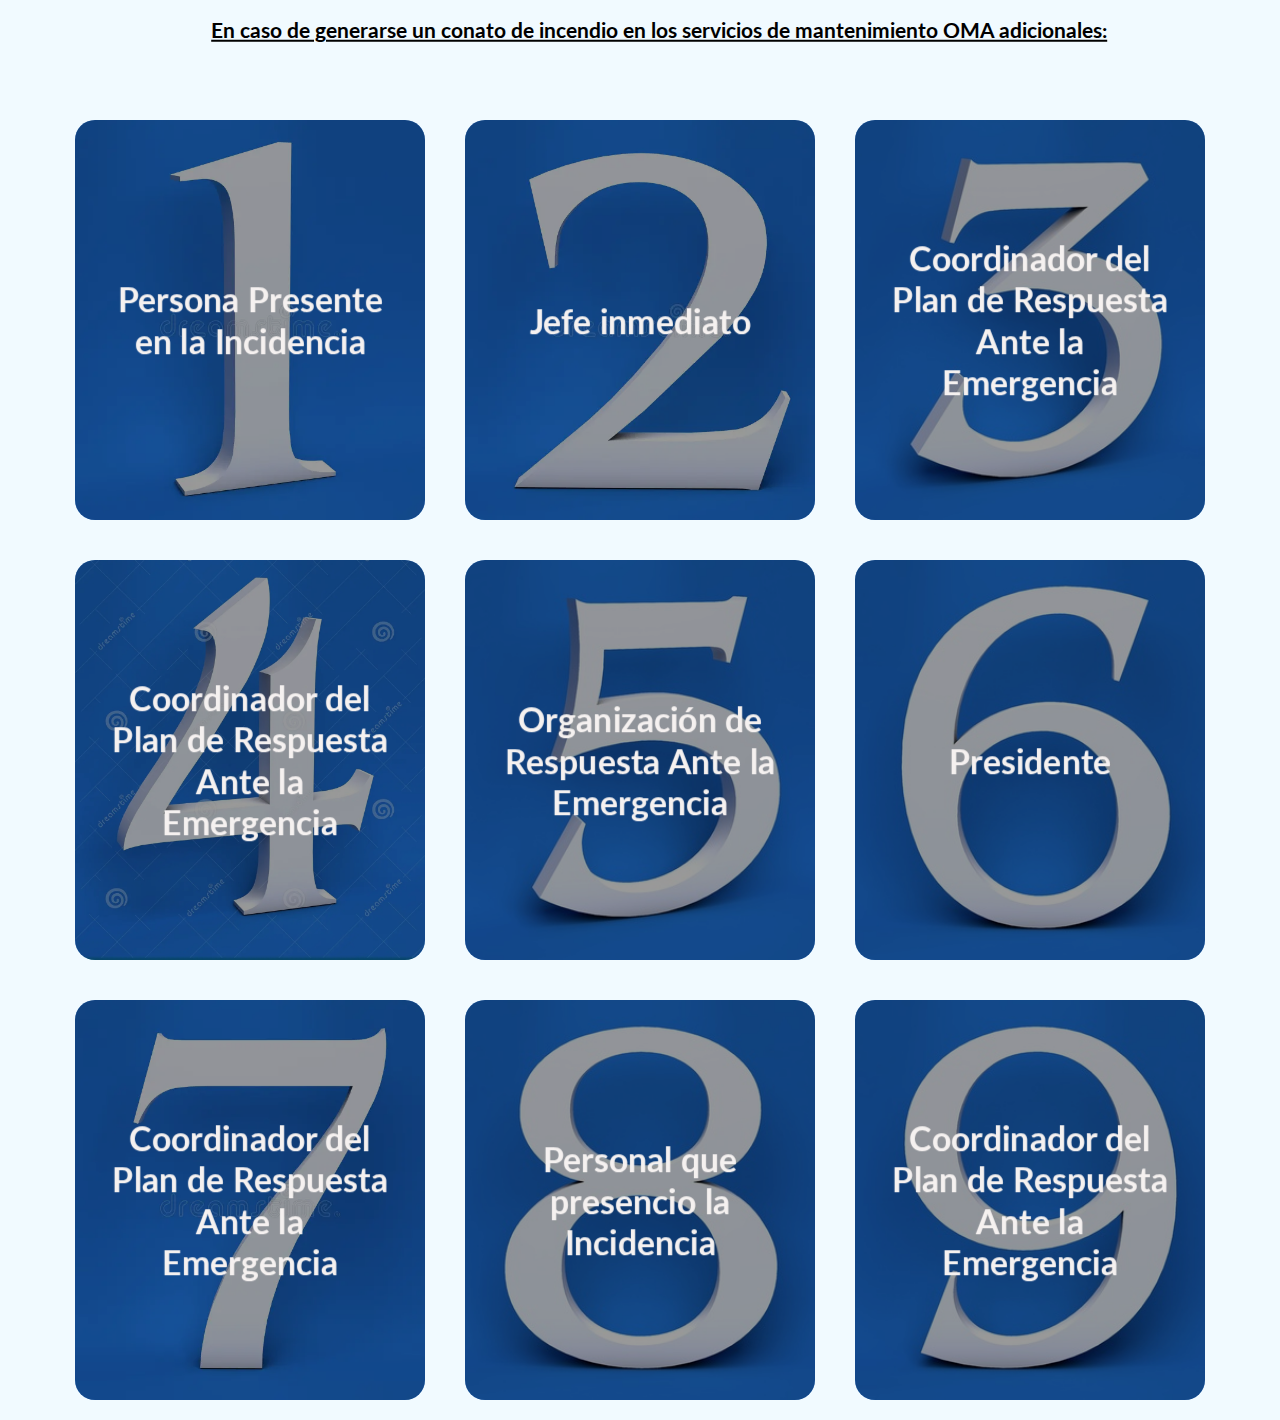
<file: tarjeta5.html>
<!DOCTYPE html>
<html lang="en">
<head>
    <meta charset="UTF-8">
    <meta http-equiv="X-UA-Compatible" content="IE=edge">
    <meta name="viewport" content="width=device-width, initial-scale=1.0">
    <title>Tarjetas de Acción</title>

    <link rel="stylesheet" href="estilos5.css">
</head>
<body>
    <h2 style="text-align: justify;"><U>En caso de generarse un conato de incendio en los servicios de mantenimiento OMA adicionales:</U></h2>
    <main>
        <div class="container__card">
            <div class="card__father">
                <div class="card">
                    <div class="card__front" style="background-image: url(images/1.1.webp);">
                        <div class="bg"></div>
                        <div class="body__card_front">
                            <h1>Persona Presente en la Incidencia</h1>
                        </div>
                    </div>
                    <div class="card__back">
                        <div class="body__card_back">
                            <h1><u>Tarjeta de Acción</u></h1>
                            <ol>
                            <li style="text-align: justify;">Notifique a los bomberos aeronáuticos.</li>
                            <li style="text-align: justify;">Notifique a su Jefe inmediato.</li>
                            <li style="text-align: justify;">Maneje el extintor de 150lbs asignado a la aeronave en servicio.</li>
                            <li style="text-align: justify;">Tira del perno de seguridad del mango.</li>
                            <li style="text-align: justify;">Apunta la boca del extintor hacia la base del fuego.</li>
                            <li style="text-align: justify;">Aprieta el mango para descargar el agente (Si sueltas el mango se cerrará la descarga).</li>
                            <li style="text-align: justify;">Barre horizontalmente hasta que el extintor se gaste.</li>
                            <li style="text-align: justify;">Una vez Controlado el fuego, de manera visual verifique si existen heridos y reporta la situación.</li>
                        </ol>
                        </div>
                    </div>
                </div>
            </div>

            <div class="card__father">
                <div class="card">
                    <div class="card__front" style="background-image: url(images/2.webp);">
                        <div class="bg"></div>
                        <div class="body__card_front">
                            <h1>Jefe inmediato</h1>
                        </div>
                    </div>
                    <div class="card__back">
                        <div class="body__card_back">
                            <h1><u>Tarjeta de Acción</u></h1>
                            <ol> 
                            <li><p style="text-align: justify;">Recibe la información.</p></li>
                            <li><p style="text-align: justify;">Se asegurará de notificar al Coordinador del Plan de Respuesta Ante la Emergencia.</p></li>
                        </ol>
                        </div>
                    </div>
                </div>
            </div>

            <div class="card__father">
                <div class="card">
                    <div class="card__front" style="background-image: url(images/3.jpg);">
                        <div class="bg"></div>
                        <div class="body__card_front">
                            <h1>Coordinador del Plan de Respuesta Ante la Emergencia</h1>
                        </div>
                    </div>
                    <div class="card__back">
                        <div class="body__card_back">
                            <h1><u>Tarjeta de Acción</u></h1>
                            <ol>
                            <li><p style="text-align: justify;">Evaluará la situación.</p></li>
                            <li><p style="text-align: justify;">Si el fuego fue controlado y no hubo heridos no activara el Plan de Respuesta Ante la Emergencia.</p></li>
                        </ol>
                        </div>
                    </div>
                </div>
            </div>

            <div class="card__father">
                <div class="card">
                    <div class="card__front" style="background-image: url(images/4.jpg);">
                        <div class="bg"></div>
                        <div class="body__card_front">
                            <h1>Coordinador del Plan de Respuesta Ante la Emergencia</h1>
                        </div>
                    </div>
                    <div class="card__back">
                        <div class="body__card_back">
                            <h1><u>Tarjeta de Acción</u></h1>
                            <ol>
                            <p><li style="text-align: justify;">En caso de heridos leves notificará al Grupo de Asistencia a Víctimas para la coordinación de la atención médica a los trabajadores afectados.</li></p>
                            <p><li style="text-align: justify;">Notificara a la Organización de Respuesta Ante la Emergencia (ORE).</li></p>
                        </ol>
                        </div>
                    </div>
                </div>
            </div>

            <div class="card__father">
                <div class="card">
                    <div class="card__front" style="background-image: url(images/5.jpg);">
                        <div class="bg"></div>
                        <div class="body__card_front">
                            <h1>Organización de Respuesta Ante la Emergencia</h1>
                        </div>
                    </div>
                    <div class="card__back">
                        <div class="body__card_back">
                            <h1><u>Tarjeta de Acción</u></h1>
                            <ol>
                            <p><li style="text-align: justify;">Recibe la información.</li></p>
                            <p><li style="text-align: justify;">Solicitará un informe sobre los daños.</li></p>
                            <p><li style="text-align: justify;">Notifica al presidente sobre los daños y recursos requeridos para continuar con los servicios.</li></p>
                        </ol>
                        </div>
                    </div>
                </div>
            </div>

            <div class="card__father">
                <div class="card">
                    <div class="card__front" style="background-image: url(images/6.jpg);">
                        <div class="bg"></div>
                        <div class="body__card_front">
                            <h1>Presidente</h1>
                        </div>
                    </div>
                    <div class="card__back">
                        <div class="body__card_back">
                            <h1><u>Tarjeta de Acción</u></h1>
                            <ol>
                            <p><li style="text-align: justify;">Recibe la información.</li></p>
                            <p><li style="text-align: justify;">Evaluará la situación.</li></p>
                            <p><li style="text-align: justify;">Autoriza los recursos y el reinicio de las actividades.</li></p>
                        </ol>
                        </div>
                    </div>
                </div>
            </div>

            <div class="card__father">
                <div class="card">
                    <div class="card__front" style="background-image: url(images/7.webp);">
                        <div class="bg"></div>
                        <div class="body__card_front">
                            <h1>Coordinador del Plan de Respuesta Ante la Emergencia</h1>
                        </div>
                    </div>
                    <div class="card__back">
                        <div class="body__card_back">
                            <h1><u>Tarjeta de Acción</u></h1>
                            <ol>
                            <p><li style="text-align: justify;">Solicitará el Reporte Obligatorio de Incidencias a las personas que presenciaron la incidencia.</li></p>
                        </ol>
                        </div>
                    </div>
                </div>
            </div>

            <div class="card__father">
                <div class="card">
                    <div class="card__front" style="background-image: url(images/8.jpg);">
                        <div class="bg"></div>
                        <div class="body__card_front">
                            <h1>Personal que presencio la Incidencia</h1>
                        </div>
                    </div>
                    <div class="card__back">
                        <div class="body__card_back">
                            <h1><u>Tarjeta de Acción</u></h1>
                            <ol>
                            <p><li style="text-align: justify;">Realiza el Reporte Obligatorio de Incidencias a través de las vías establecidas para el reporte de SMS.</li></p>
                        </ol>
                        </div>
                    </div>
                </div>
            </div>
            <div class="card__father">
                <div class="card">
                    <div class="card__front" style="background-image: url(images/9.jpg);">
                        <div class="bg"></div>
                        <div class="body__card_front">
                            <h1>Coordinador del Plan de Respuesta Ante la Emergencia</h1>
                        </div>
                    </div>
                    <div class="card__back">
                        <div class="body__card_back">
                            <h1><u>Tarjeta de Acción</u></h1>
                            <ol>
                            <p><li style="text-align: justify;">Recibe la información y registra en la base de datos de incidencias para la toma de decisión en cuanto a las acciones correctivas de prevención.</li></p>
                        </ol>
                        </div>
                    </div>
                </div>
            </div>

        </div>

    </main>
    
</body>
</html>
</file>
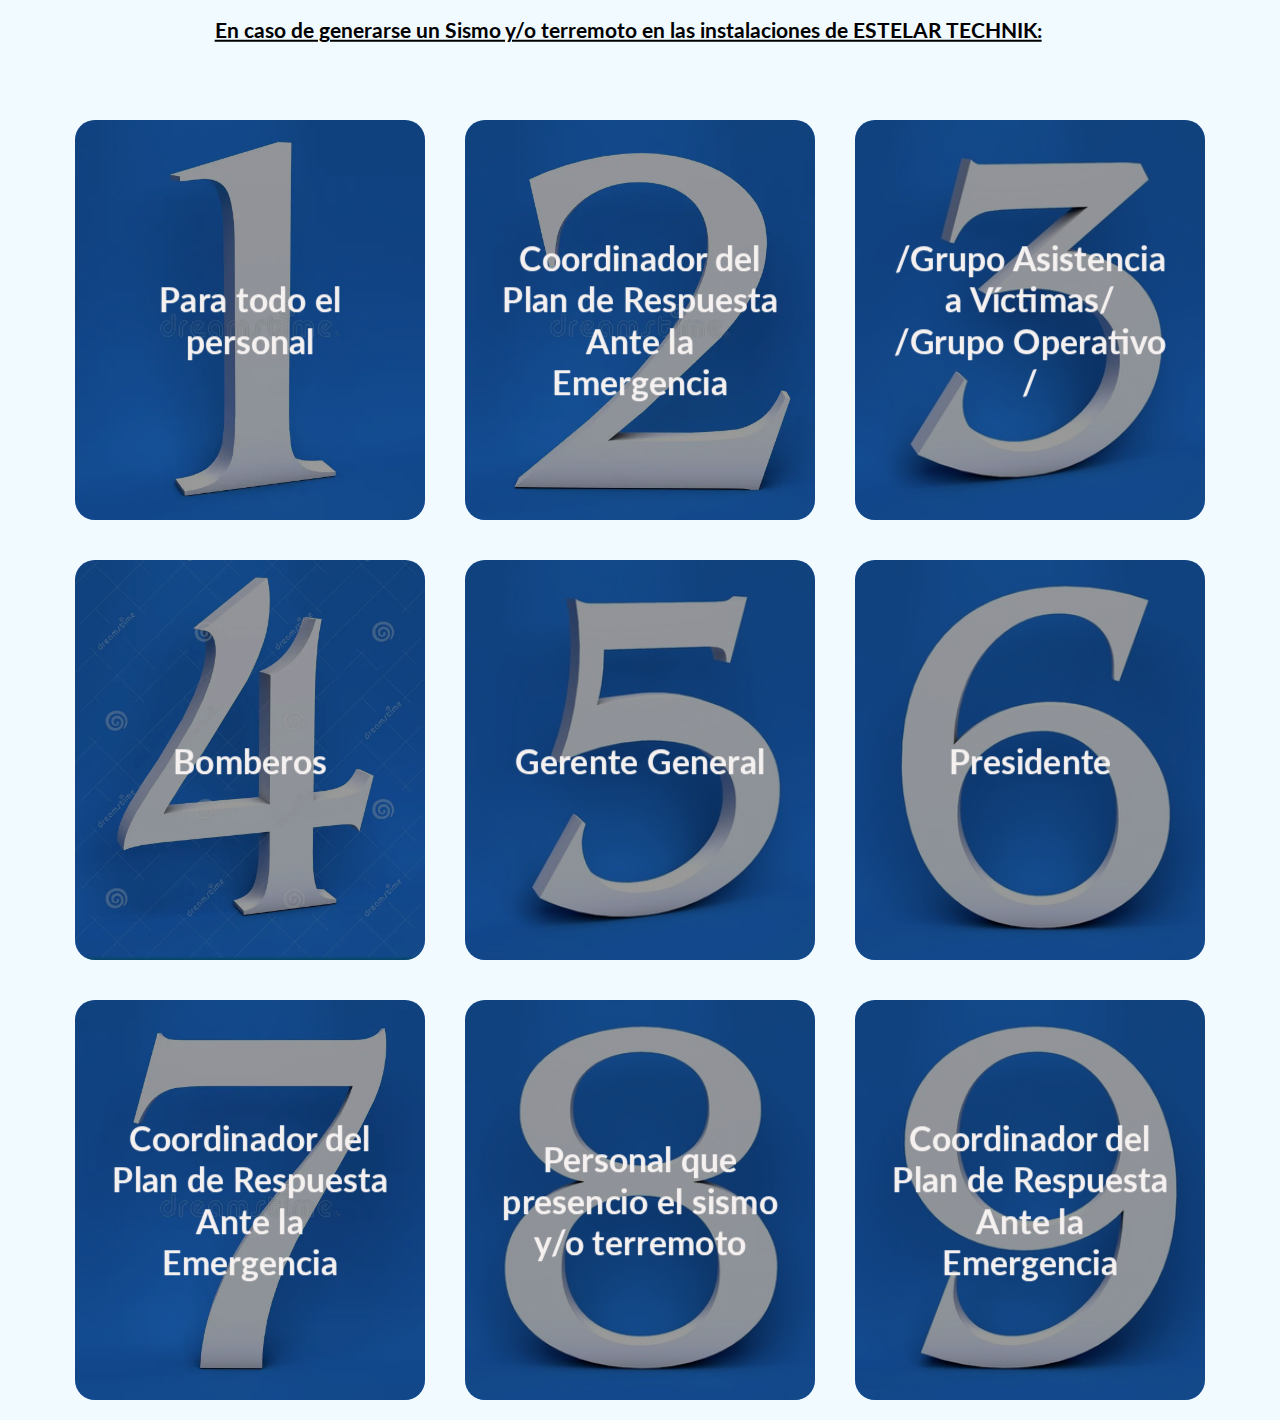
<file: tarjeta7.html>
<!DOCTYPE html>
<html lang="en">
<head>
    <meta charset="UTF-8">
    <meta http-equiv="X-UA-Compatible" content="IE=edge">
    <meta name="viewport" content="width=device-width, initial-scale=1.0">
    <title>Tarjetas de Acción</title>

    <link rel="stylesheet" href="estilos7.css">
</head>
<body>
    <h2 style="text-align: justify;"><U>En caso de generarse un Sismo y/o terremoto en las instalaciones de ESTELAR TECHNIK:</U></h2>
    <main>
        <div class="container__card">
            <div class="card__father">
                <div class="card">
                    <div class="card__front" style="background-image: url(images/1.1.webp);">
                        <div class="bg"></div>
                        <div class="body__card_front">
                            <h1>Para todo el personal</h1>
                        </div>
                    </div>
                    <div class="card__back">
                        <div class="body__card_back">
                            <h1><u>Tarjeta de Acción</u></h1>
                            <ol>
                            <li style="text-align: justify;">Mantenga la calma. Evita correr.</li><hr>
                            <li style="text-align: justify;">Aléjate de ventanas, estanterías, lámparas y otros objetos que puedan caer.</li><hr>
                            <li style="text-align: justify;">Si hay una mesa o escritorio cerca, cúbrete debajo de él y sujétate.</li><hr>
                            <li style="text-align: justify;">Si no hay, cúbrete la cabeza y la cara con los brazos.</li><hr>
                            <li style="text-align: justify;">Espera a que termine el sismo y/o terremoto.</li><hr>
                            <li style="text-align: justify;">Si hay fuego, usa un extintor para apagarlo.</li><hr>
                            <li style="text-align: justify;">Espera el llamado al desalojo de las instalaciones.</li><hr>
                        </ol>
                        </div>
                    </div>
                </div>
            </div>

            <div class="card__father">
                <div class="card">
                    <div class="card__front" style="background-image: url(images/2.webp);">
                        <div class="bg"></div>
                        <div class="body__card_front">
                            <h1>Coordinador del Plan de Respuesta Ante la Emergencia</h1>
                        </div>
                    </div>
                    <div class="card__back">
                        <div class="body__card_back">
                            <h1><u>Tarjeta de Acción</u></h1>
                            <ol> 
                            <li><p style="text-align: justify;">Activa el Plan de Respuesta Ante la Emergencia.</p></li>
                            <li><p style="text-align: justify;">Notifica a los Bomberos.</p></li>
                            <li><p style="text-align: justify;">Notifica al Grupo de Asistencia a Víctimas y al Grupo Operativo para iniciar el proceso de desalojo de las instalaciones.</p></li>
                        </ol>
                        </div>
                    </div>
                </div>
            </div>

            <div class="card__father">
                <div class="card">
                    <div class="card__front" style="background-image: url(images/3.jpg);">
                        <div class="bg"></div>
                        <div class="body__card_front">
                            <h1>/Grupo Asistencia a Víctimas/ /Grupo Operativo /</h1>
                        </div>
                    </div>
                    <div class="card__back">
                        <div class="body__card_back">
                            <h1><u>Tarjeta de Acción</u></h1>
                            <ol>
                            <li style="text-align: justify;">El líder del Grupo de asistencia a víctimas va a dirigir el desalojo del personal a través de la ruta más segura.</li><hr>
                            <li style="text-align: justify;">Los brigadistas guiarán a las personas con el apoyo del Grupo Operativo a través de la ruta trazada, asegurándose de que ningún trabajador se separe del grupo.</li><hr>
                            <li style="text-align: justify;">El líder del Grupo de asistencia a víctimas se ubicará en la zona final, donde recibirá a los trabajadores y coordinará la atención médica.</li><hr>
                        </ol>
                        </div>
                    </div>
                </div>
            </div>

            <div class="card__father">
                <div class="card">
                    <div class="card__front" style="background-image: url(images/4.jpg);">
                        <div class="bg"></div>
                        <div class="body__card_front">
                            <h1>Bomberos</h1>
                        </div>
                    </div>
                    <div class="card__back">
                        <div class="body__card_back">
                            <h1><u>Tarjeta de Acción</u></h1>
                            <ol>
                            <p><li style="text-align: justify;">Luego de tener el control del lugar, proceden a ubicar al gerente general para realizar las inspecciones del área afectada.</li></p>
                        </ol>
                        </div>
                    </div>
                </div>
            </div>

            <div class="card__father">
                <div class="card">
                    <div class="card__front" style="background-image: url(images/5.jpg);">
                        <div class="bg"></div>
                        <div class="body__card_front">
                            <h1>Gerente General</h1>
                        </div>
                    </div>
                    <div class="card__back">
                        <div class="body__card_back">
                            <h1><u>Tarjeta de Acción</u></h1>
                            <ol>
                            <p><li style="text-align: justify;">Comunicará al presidente sobre el desarrollo de la emergencia y los daños causados por el Sismo y/o Terremoto.</li></p>
                        </ol>
                        </div>
                    </div>
                </div>
            </div>

            <div class="card__father">
                <div class="card">
                    <div class="card__front" style="background-image: url(images/6.jpg);">
                        <div class="bg"></div>
                        <div class="body__card_front">
                            <h1>Presidente</h1>
                        </div>
                    </div>
                    <div class="card__back">
                        <div class="body__card_back">
                            <h1><u>Tarjeta de Acción</u></h1>
                            <ol>
                            <p><li style="text-align: justify;">Recibe la información.</li></p>
                            <p><li style="text-align: justify;">Evaluará la situación. Para definir los recursos necesarios y autorizar el reinicio de las actividades </li></p>
                        </ol>
                        </div>
                    </div>
                </div>
            </div>

            <div class="card__father">
                <div class="card">
                    <div class="card__front" style="background-image: url(images/7.webp);">
                        <div class="bg"></div>
                        <div class="body__card_front">
                            <h1>Coordinador del Plan de Respuesta Ante la Emergencia</h1>
                        </div>
                    </div>
                    <div class="card__back">
                        <div class="body__card_back">
                            <h1><u>Tarjeta de Acción</u></h1>
                            <ol>
                            <p><li style="text-align: justify;">Solicitará el Reporte Obligatorio de Incidencias a las personas que presenciaron la incidencia.</li></p>
                        </ol>
                        </div>
                    </div>
                </div>
            </div>

            <div class="card__father">
                <div class="card">
                    <div class="card__front" style="background-image: url(images/8.jpg);">
                        <div class="bg"></div>
                        <div class="body__card_front">
                            <h1>Personal que presencio el sismo y/o terremoto</h1>
                        </div>
                    </div>
                    <div class="card__back">
                        <div class="body__card_back">
                            <h1><u>Tarjeta de Acción</u></h1>
                            <ol>
                            <p><li style="text-align: justify;">Realiza el Reporte Obligatorio de Incidencias a través de las vías establecidas para el reporte de SMS.</li></p>
                        </ol>
                        </div>
                    </div>
                </div>
            </div>
            <div class="card__father">
                <div class="card">
                    <div class="card__front" style="background-image: url(images/9.jpg);">
                        <div class="bg"></div>
                        <div class="body__card_front">
                            <h1>Coordinador del Plan de Respuesta Ante la Emergencia</h1>
                        </div>
                    </div>
                    <div class="card__back">
                        <div class="body__card_back">
                            <h1><u>Tarjeta de Acción</u></h1>
                            <ol>
                            <p><li style="text-align: justify;">Recibe la información y registra en la base de datos de incidencias para la toma de decisión en cuanto a las acciones correctivas de prevención.</li></p>
                        </ol>
                        </div>
                    </div>
                </div>
            </div>

        </div>

    </main>
    
</body>
</html>
</file>
<file: estilos.css>
@import url("https://fonts.googleapis.com/css?family=Montserrat&display=swap");
* {
  margin: 0;
  padding: 0;
  box-sizing: border-box;
  font-family: "Montserrat", sans-serif;
}
/*Cards*/
.container-card {
  width: 100%;
  display: flex;
  max-width: 1100px;
  margin: auto;
}
.title-cards {
  width: 100%;
  max-width: 1080px;
  margin: auto;
  padding: 20px;
  margin-top: 20px;
  text-align: center;
  color: #7a7a7a;
}
.card {
  width: 100%;
  margin: 20px;
  border-radius: 6px;
  overflow: hidden;
  background: #fff;
  box-shadow: 0px 1px 10px rgba(0, 0, 0, 0.2);
  transition: all 400ms ease-out;
  cursor: default;
}
.card:hover {
  box-shadow: 5px 5px 20px rgba(0, 0, 0, 0.4);
  transform: translateY(-3%);
}
.card img {
  width: 100%;
  height: 210px;
}
.card .contenido-card {
  padding: 15px;
  text-align: center;
}
.card .contenido-card h3 {
  margin-bottom: 15px;
  color: #7a7a7a;
}
.card .contenido-card p {
  line-height: 1.8;
  color: #6a6a6a;
  font-size: 14px;
  margin-bottom: 5px;
}
.card .contenido-card a {
  display: inline-block;
  padding: 10px;
  margin-top: 10px;
  text-decoration: none;
  color: #2fb4cc;
  border: 1px solid #2fb4cc;
  border-radius: 4px;
  transition: all 400ms ease;
  margin-bottom: 5px;
}
.card .contenido-card a:hover {
  background: #2fb4cc;
  color: #fff;
}
@media only screen and (min-width: 320px) and (max-width: 768px) {
  .container-card {
    flex-wrap: wrap;
  }
  .card {
    margin: 15px;
  }
}
</file>
<file: estilos1.css>
@import url('https://fonts.googleapis.com/css2?family=Lato:ital,wght@0,100;0,300;0,400;0,700;0,900;1,100;1,300;1,400;1,700;1,900&display=swap');

*{
    margin: 0;
    padding: 0;
    box-sizing: border-box;
    font-family: 'Lato', sans-serif;
}

body{
    background: #F1FAFF;
}

h2{
    color: rgb(red, green, blue);
    font-size: 1.3em;
    text-align: center;
    position: absolute;
    top: 2%;
    left: 20%;
    transform: TranslateX(-5%) translateY(-5%);
}

.container__card{
    max-width: 1200px;
    margin: auto;
    margin-top: 100px;
    perspective: 1000px;
    display: flex;
    justify-content: center;
    flex-wrap: wrap;
}

.card__father{
    margin: 20px;
    perspective: 1000px;
}

.card__father:hover .card{
    transform: rotateY(180deg);
}


.card{
    width: 350px;
    height: 400px;
    position: relative;
    transform-style: preserve-3d;
    transition: all 600ms;
}

.card__front{
    background-size: cover;
    background-position: center;
}


.card__front,
.card__back{
    width: 100%;
    height: 100%;
    position: absolute;
    top: 0;
    left: 0;
    backface-visibility: hidden;
    transform-style: preserve-3d;
    border-radius: 20px;
}

.card__back{
    transform: rotateY(180deg);
    background: white;
}

.body__card_front{
    width: 100%;
    height: 100%;
    text-align: center;
    padding: 40px;
    display: flex;
    justify-content: center;
    align-items: center;
    color: #f5f1f0;
    transform: translateZ(60px);
}

.bg{
    width: 100%;
    height: 100%;
    position: absolute;
    top: 0;
    left: 0;
    background: rgba(0,0,0,0.4);
    border-radius: 20px;
}

.body__card_back{
    padding: 40px;
    text-align: center;
    transform: translateZ(60px);
}

.body__card_back p{
    margin-top: 30px;
    font-size: 18px;
}

.body__card_back input{
    padding: 10px 40px;
    margin-top: 30px;
    font-size: 16px;
    cursor: pointer;
    border: none;
    color: white;
    background: #58B0F6;
    box-shadow: 1px 1px 30px -5px #58B0F6;
    border-radius: 10px;
    transition: box-shadow 600ms;
}

.body__card_back input:hover{
    box-shadow: 1px 1px 30px 0px #449de6;
}
</file>
<file: estilos2.css>
@import url('https://fonts.googleapis.com/css2?family=Lato:ital,wght@0,100;0,300;0,400;0,700;0,900;1,100;1,300;1,400;1,700;1,900&display=swap');

*{
    margin: 0;
    padding: 0;
    box-sizing: border-box;
    font-family: 'Lato', sans-serif;
}

body{
    background: #F1FAFF;
}

h2{
    color: rgb(red, green, blue);
    font-size: 1.3em;
    text-align: center;
    position: absolute;
    top: 2%;
    left: 20%;
    transform: TranslateX(-5%) translateY(-5%);
}

.container__card{
    max-width: 1200px;
    margin: auto;
    margin-top: 100px;
    perspective: 1000px;
    display: flex;
    justify-content: center;
    flex-wrap: wrap;
}

.card__father{
    margin: 20px;
    perspective: 1000px;
}

.card__father:hover .card{
    transform: rotateY(180deg);
}


.card{
    width: 350px;
    height: 400px;
    position: relative;
    transform-style: preserve-3d;
    transition: all 600ms;
}

.card__front{
    background-size: cover;
    background-position: center;
}


.card__front,
.card__back{
    width: 100%;
    height: 100%;
    position: absolute;
    top: 0;
    left: 0;
    backface-visibility: hidden;
    transform-style: preserve-3d;
    border-radius: 20px;
}

.card__back{
    transform: rotateY(180deg);
    background: white;
}

.body__card_front{
    width: 100%;
    height: 100%;
    text-align: center;
    padding: 40px;
    display: flex;
    justify-content: center;
    align-items: center;
    color: #f5f1f0;
    transform: translateZ(60px);
}

.bg{
    width: 100%;
    height: 100%;
    position: absolute;
    top: 0;
    left: 0;
    background: rgba(0,0,0,0.4);
    border-radius: 20px;
}

.body__card_back{
    padding: 40px;
    text-align: center;
    transform: translateZ(60px);
}

.body__card_back p{
    margin-top: 30px;
    font-size: 18px;
}

.body__card_back input{
    padding: 10px 40px;
    margin-top: 30px;
    font-size: 16px;
    cursor: pointer;
    border: none;
    color: white;
    background: #58B0F6;
    box-shadow: 1px 1px 30px -5px #58B0F6;
    border-radius: 10px;
    transition: box-shadow 600ms;
}

.body__card_back input:hover{
    box-shadow: 1px 1px 30px 0px #449de6;
}
</file>
<file: estilos3.css>
@import url('https://fonts.googleapis.com/css2?family=Lato:ital,wght@0,100;0,300;0,400;0,700;0,900;1,100;1,300;1,400;1,700;1,900&display=swap');

*{
    margin: 0;
    padding: 0;
    box-sizing: border-box;
    font-family: 'Lato', sans-serif;
}

body{
    background: #F1FAFF;
}

h2{
    color: rgb(red, green, blue);
    font-size: 1.3em;
    text-align: center;
    position: absolute;
    top: 2%;
    left: 20%;
    transform: TranslateX(-5%) translateY(-5%);
}

.container__card{
    max-width: 1200px;
    margin: auto;
    margin-top: 100px;
    perspective: 1000px;
    display: flex;
    justify-content: center;
    flex-wrap: wrap;
}

.card__father{
    margin: 20px;
    perspective: 1000px;
}

.card__father:hover .card{
    transform: rotateY(180deg);
}


.card{
    width: 350px;
    height: 400px;
    position: relative;
    transform-style: preserve-3d;
    transition: all 600ms;
}

.card__front{
    background-size: cover;
    background-position: center;
}


.card__front,
.card__back{
    width: 100%;
    height: 100%;
    position: absolute;
    top: 0;
    left: 0;
    backface-visibility: hidden;
    transform-style: preserve-3d;
    border-radius: 20px;
}

.card__back{
    transform: rotateY(180deg);
    background: white;
}

.body__card_front{
    width: 100%;
    height: 100%;
    text-align: center;
    padding: 40px;
    display: flex;
    justify-content: center;
    align-items: center;
    color: #f5f1f0;
    transform: translateZ(60px);
}

.bg{
    width: 100%;
    height: 100%;
    position: absolute;
    top: 0;
    left: 0;
    background: rgba(0,0,0,0.4);
    border-radius: 20px;
}

.body__card_back{
    padding: 40px;
    text-align: center;
    transform: translateZ(60px);
}

.body__card_back p{
    margin-top: 30px;
    font-size: 18px;
}

.body__card_back input{
    padding: 10px 40px;
    margin-top: 30px;
    font-size: 16px;
    cursor: pointer;
    border: none;
    color: white;
    background: #58B0F6;
    box-shadow: 1px 1px 30px -5px #58B0F6;
    border-radius: 10px;
    transition: box-shadow 600ms;
}

.body__card_back input:hover{
    box-shadow: 1px 1px 30px 0px #449de6;
}
</file>
<file: estilos4.css>
@import url('https://fonts.googleapis.com/css2?family=Lato:ital,wght@0,100;0,300;0,400;0,700;0,900;1,100;1,300;1,400;1,700;1,900&display=swap');

*{
    margin: 0;
    padding: 0;
    box-sizing: border-box;
    font-family: 'Lato', sans-serif;
}

body{
    background: #F1FAFF;
}

h2{
    color: rgb(red, green, blue);
    font-size: 1.3em;
    text-align: center;
    position: absolute;
    top: 2%;
    left: 20%;
    transform: TranslateX(-5%) translateY(-5%);
}

.container__card{
    max-width: 1200px;
    margin: auto;
    margin-top: 100px;
    perspective: 1000px;
    display: flex;
    justify-content: center;
    flex-wrap: wrap;
}

.card__father{
    margin: 20px;
    perspective: 1000px;
}

.card__father:hover .card{
    transform: rotateY(180deg);
}


.card{
    width: 350px;
    height: 400px;
    position: relative;
    transform-style: preserve-3d;
    transition: all 600ms;
}

.card__front{
    background-size: cover;
    background-position: center;
}


.card__front,
.card__back{
    width: 100%;
    height: 100%;
    position: absolute;
    top: 0;
    left: 0;
    backface-visibility: hidden;
    transform-style: preserve-3d;
    border-radius: 20px;
}

.card__back{
    transform: rotateY(180deg);
    background: white;
}

.body__card_front{
    width: 100%;
    height: 100%;
    text-align: center;
    padding: 40px;
    display: flex;
    justify-content: center;
    align-items: center;
    color: #f5f1f0;
    transform: translateZ(60px);
}

.bg{
    width: 100%;
    height: 100%;
    position: absolute;
    top: 0;
    left: 0;
    background: rgba(0,0,0,0.4);
    border-radius: 20px;
}

.body__card_back{
    padding: 40px;
    text-align: center;
    transform: translateZ(60px);
}

.body__card_back p{
    margin-top: 30px;
    font-size: 18px;
}

.body__card_back input{
    padding: 10px 40px;
    margin-top: 30px;
    font-size: 16px;
    cursor: pointer;
    border: none;
    color: white;
    background: #58B0F6;
    box-shadow: 1px 1px 30px -5px #58B0F6;
    border-radius: 10px;
    transition: box-shadow 600ms;
}

.body__card_back input:hover{
    box-shadow: 1px 1px 30px 0px #449de6;
}
</file>
<file: estilos5.css>
@import url('https://fonts.googleapis.com/css2?family=Lato:ital,wght@0,100;0,300;0,400;0,700;0,900;1,100;1,300;1,400;1,700;1,900&display=swap');

*{
    margin: 0;
    padding: 0;
    box-sizing: border-box;
    font-family: 'Lato', sans-serif;
}

body{
    background: #F1FAFF;
}

h2{
    color: rgb(red, green, blue);
    font-size: 1.3em;
    text-align: center;
    position: absolute;
    top: 2%;
    left: 20%;
    transform: TranslateX(-5%) translateY(-5%);
}

.container__card{
    max-width: 1200px;
    margin: auto;
    margin-top: 100px;
    perspective: 1000px;
    display: flex;
    justify-content: center;
    flex-wrap: wrap;
}

.card__father{
    margin: 20px;
    perspective: 1000px;
}

.card__father:hover .card{
    transform: rotateY(180deg);
}


.card{
    width: 350px;
    height: 400px;
    position: relative;
    transform-style: preserve-3d;
    transition: all 600ms;
}

.card__front{
    background-size: cover;
    background-position: center;
}


.card__front,
.card__back{
    width: 100%;
    height: 100%;
    position: absolute;
    top: 0;
    left: 0;
    backface-visibility: hidden;
    transform-style: preserve-3d;
    border-radius: 20px;
}

.card__back{
    transform: rotateY(180deg);
    background: white;
}

.body__card_front{
    width: 100%;
    height: 100%;
    text-align: center;
    padding: 40px;
    display: flex;
    justify-content: center;
    align-items: center;
    color: #f5f1f0;
    transform: translateZ(60px);
}

.bg{
    width: 100%;
    height: 100%;
    position: absolute;
    top: 0;
    left: 0;
    background: rgba(0,0,0,0.4);
    border-radius: 20px;
}

.body__card_back{
    padding: 40px;
    text-align: center;
    transform: translateZ(60px);
}

.body__card_back p{
    margin-top: 30px;
    font-size: 18px;
}

.body__card_back input{
    padding: 10px 40px;
    margin-top: 30px;
    font-size: 16px;
    cursor: pointer;
    border: none;
    color: white;
    background: #58B0F6;
    box-shadow: 1px 1px 30px -5px #58B0F6;
    border-radius: 10px;
    transition: box-shadow 600ms;
}

.body__card_back input:hover{
    box-shadow: 1px 1px 30px 0px #449de6;
}
</file>
<file: estilos7.css>
@import url('https://fonts.googleapis.com/css2?family=Lato:ital,wght@0,100;0,300;0,400;0,700;0,900;1,100;1,300;1,400;1,700;1,900&display=swap');

*{
    margin: 0;
    padding: 0;
    box-sizing: border-box;
    font-family: 'Lato', sans-serif;
}

body{
    background: #F1FAFF;
}

h2{
    color: rgb(red, green, blue);
    font-size: 1.3em;
    text-align: center;
    position: absolute;
    top: 2%;
    left: 20%;
    transform: TranslateX(-5%) translateY(-5%);
}

.container__card{
    max-width: 1200px;
    margin: auto;
    margin-top: 100px;
    perspective: 1000px;
    display: flex;
    justify-content: center;
    flex-wrap: wrap;
}

.card__father{
    margin: 20px;
    perspective: 1000px;
}

.card__father:hover .card{
    transform: rotateY(180deg);
}


.card{
    width: 350px;
    height: 400px;
    position: relative;
    transform-style: preserve-3d;
    transition: all 600ms;
}

.card__front{
    background-size: cover;
    background-position: center;
}


.card__front,
.card__back{
    width: 100%;
    height: 100%;
    position: absolute;
    top: 0;
    left: 0;
    backface-visibility: hidden;
    transform-style: preserve-3d;
    border-radius: 20px;
}

.card__back{
    transform: rotateY(180deg);
    background: white;
}

.body__card_front{
    width: 100%;
    height: 100%;
    text-align: center;
    padding: 40px;
    display: flex;
    justify-content: center;
    align-items: center;
    color: #f5f1f0;
    transform: translateZ(60px);
}

.bg{
    width: 100%;
    height: 100%;
    position: absolute;
    top: 0;
    left: 0;
    background: rgba(0,0,0,0.4);
    border-radius: 20px;
}

.body__card_back{
    padding: 40px;
    text-align: center;
    transform: translateZ(60px);
}

.body__card_back p{
    margin-top: 30px;
    font-size: 18px;
}

.body__card_back input{
    padding: 10px 40px;
    margin-top: 30px;
    font-size: 16px;
    cursor: pointer;
    border: none;
    color: white;
    background: #58B0F6;
    box-shadow: 1px 1px 30px -5px #58B0F6;
    border-radius: 10px;
    transition: box-shadow 600ms;
}

.body__card_back input:hover{
    box-shadow: 1px 1px 30px 0px #449de6;
}
</file>
